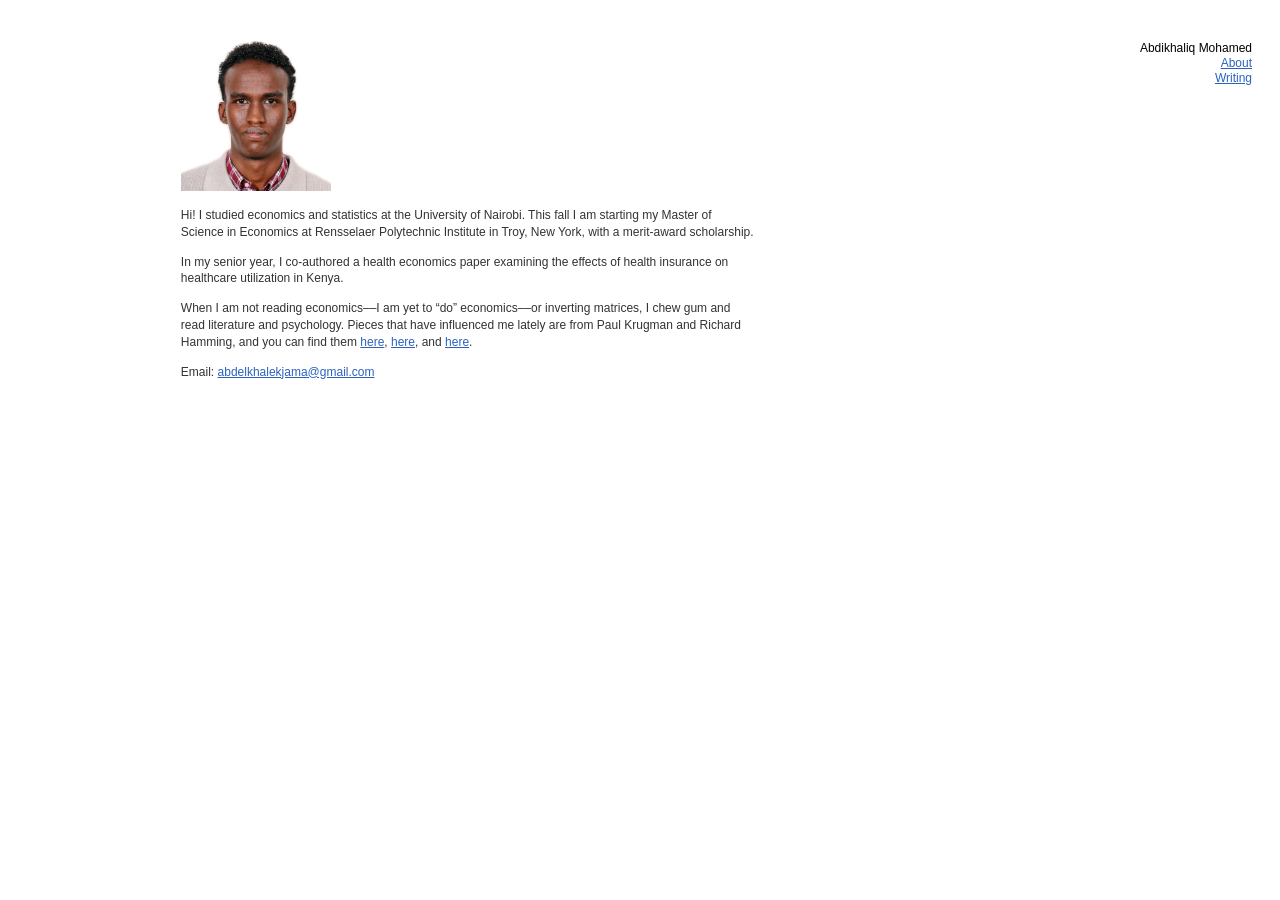
<file: index.html>
<!DOCTYPE html>
<html lang="en">
<head>
    <meta charset="UTF-8">
    <meta name="viewport" content="width=device-width, initial-scale=1.0">
    <title>Abdikhaliq Mohamed</title>

    <style>
        body {
            margin: 0;
            background: #fff;
            color: #333;
            font-family: Helvetica, Arial, sans-serif;
            font-size: 12px;
            line-height: 1.4;
        }

        a {
            color: #2b62c0;
        }

        a:hover {
            color: #0f3a8a;
        }

        /* Name and menu, top right */

       
/* Navigation: identical across all pages */

.menu {
    position: absolute;
    top: 41px;
    right: 28px;
    text-align: right;
    line-height: 1.25;
}

.menu span {
    display: block;
    color: #000;
}

.menu a {
    display: block;
}

/* Mobile navigation */

@media (max-width: 760px) {
    .menu {
        position: static;
        text-align: left;
        padding: 20px 20px 0;
        line-height: 1.25;
    }

    .menu span {
        margin-bottom: 0;
    }

    .menu a {
        display: block;
    }
}

        /* Main content column */

        main {
            margin-left: 14.13vw;
            width: 575px;
            padding-top: 41px;
            padding-bottom: 80px;
        }

        /* Profile photograph */

        .photo {
            width: 150px;
            height: 150px;
            margin-bottom: 16px;
            overflow: hidden;
        }

        .photo img {
            display: block;
            width: 150px;
            height: 150px;
            object-fit: cover;
            object-position: center 25%;
        }

        p {
            margin: 13px 0;
        }

        /* Mobile layout */

        @media (max-width: 760px) {

            .menu {
                position: static;
                text-align: left;
                padding: 20px 20px 0;
            }

            main {
                margin: 0 20px;
                width: auto;
                padding-top: 25px;
            }

        }

    </style>
</head>

<body>

    <div class="menu">
    <span>Abdikhaliq Mohamed</span>
    <a href="index.html">About</a>
    <a href="blog.html">Writing</a>
    </div>

    <main>

        <div class="photo">
            <img src="profile.jpeg" alt="Abdikhaliq Mohamed">
        </div>

        <p>
            Hi! I studied economics and statistics at the University of Nairobi.
            This fall I am starting my Master of Science in Economics at
            Rensselaer Polytechnic Institute in Troy, New York, with a
            merit-award scholarship.
        </p>

        <p>
            In my senior year, I co-authored a health economics paper
            examining the effects of health insurance on healthcare
            utilization in Kenya.
        </p>

        <p>
            When I am not reading economics––I am yet to “do” economics––or inverting matrices, I chew gum
            and read literature and psychology. Pieces that have influenced
            me lately are from Paul Krugman and Richard Hamming, and you can
            find them
            <a href="https://www.princeton.edu/~pkrugman/incidents.html"
               target="_blank" rel="noopener">here</a>,
            <a href="https://www.cs.virginia.edu/~robins/YouAndYourResearch.html"
               target="_blank" rel="noopener">here</a>, and
            <a href="https://web.mit.edu/krugman/www/howiwork.html"
               target="_blank" rel="noopener">here</a>.
        </p>

        <p>
            Email:
            <a href="mailto:abdelkhalekjama@gmail.com">
                abdelkhalekjama@gmail.com
            </a>
        </p>

    </main>

</body>
</html>
</file>
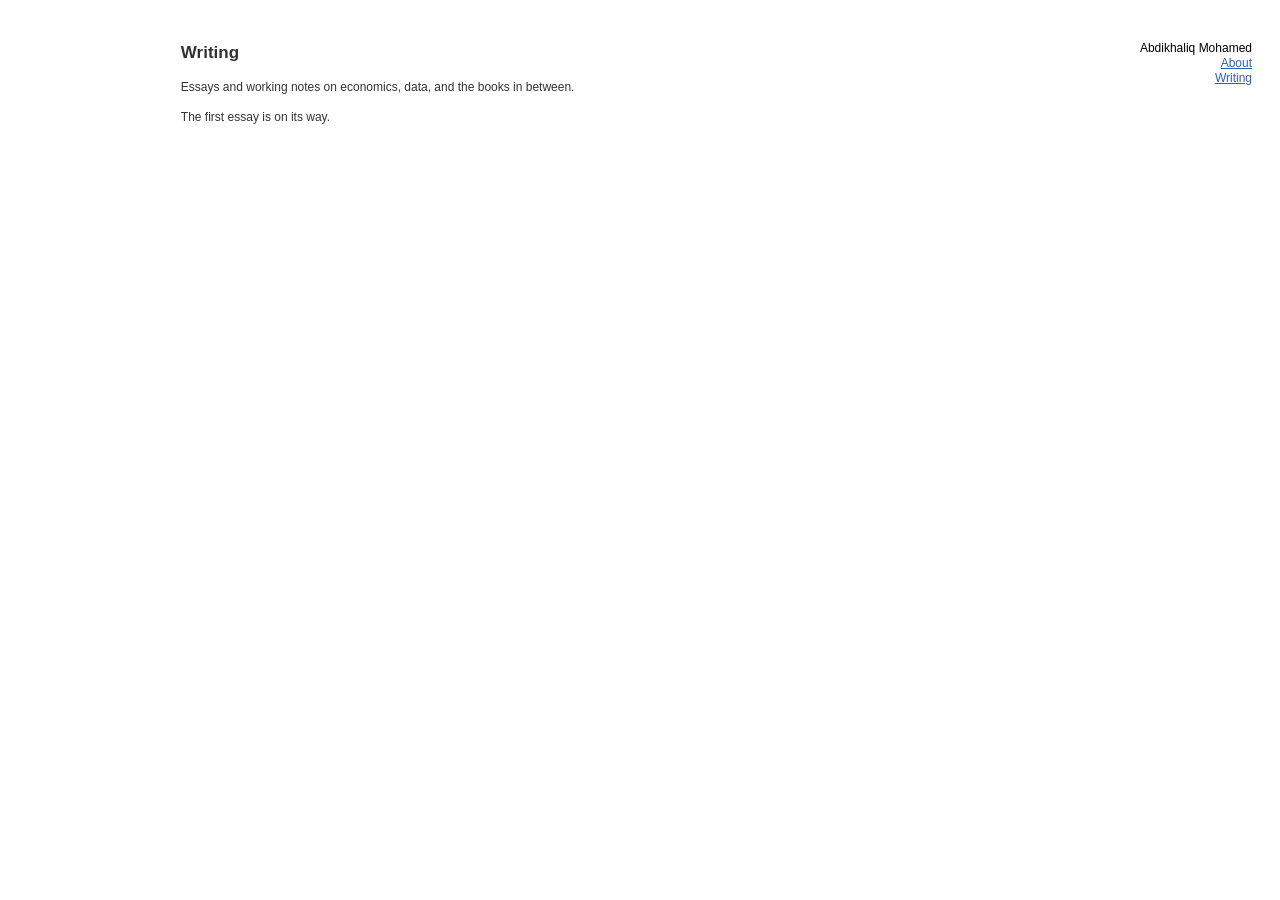
<file: blog.html>
<!DOCTYPE html>
<html lang="en">
<head>
    <meta charset="UTF-8">
    <meta name="viewport" content="width=device-width, initial-scale=1.0">

    <title>Writing | Abdikhaliq Mohamed</title>

    <style>
        body {
            margin: 0;
            background: #fff;
            color: #333;
            font-family: Helvetica, Arial, sans-serif;
            font-size: 12px;
            line-height: 1.4;
        }

        a {
            color: #2b62c0;
        }

        a:hover {
            color: #0f3a8a;
        }

        /* Navigation: identical across all pages */

        .menu {
            position: absolute;
            top: 41px;
            right: 28px;
            text-align: right;
            line-height: 1.25;
        }

        .menu span {
            display: block;
            color: #000;
        }

        .menu a {
            display: block;
        }

        /* Main content column */

        main {
            margin-left: 14.13vw;
            width: 575px;
            padding-top: 41px;
            padding-bottom: 80px;
        }

        h1 {
            margin: 0 0 14px;
            font-size: 17px;
            font-weight: 700;
        }

        main p {
            margin: 13px 0;
        }

        /* Published essays */

        ul.posts {
            margin: 0;
            padding-left: 24px;
        }

        ul.posts li {
            margin: 0 0 10px;
        }

        ul.posts .date {
            color: #777;
            font-size: 12px;
        }

        /* Mobile layout: identical across all pages */

        @media (max-width: 760px) {

            .menu {
                position: static;
                text-align: left;
                padding: 20px 20px 0;
                line-height: 1.25;
            }

            .menu span {
                margin-bottom: 0;
            }

            .menu a {
                display: block;
            }

            main {
                margin: 0 20px;
                width: auto;
                padding-top: 25px;
            }
        }

    </style>
</head>

<body>

    <!-- Navigation -->

    <div class="menu">
        <span>Abdikhaliq Mohamed</span>
        <a href="index.html">About</a>
        <a href="blog.html">Writing</a>
    </div>

    <!-- Writing section -->

    <main>

        <h1>Writing</h1>

        <p>
            Essays and working notes on economics, data,
            and the books in between.
        </p>

        <p>The first essay is on its way.</p>

        <!--
        When you publish your first essay, remove the
        paragraph above and uncomment the list below.

        <ul class="posts">
            <li>
                <a href="my-first-essay.html">Your post title</a>
                <span class="date">Nov 3, 2026</span>
            </li>
        </ul>
        -->

    </main>

</body>
</html>
</file>
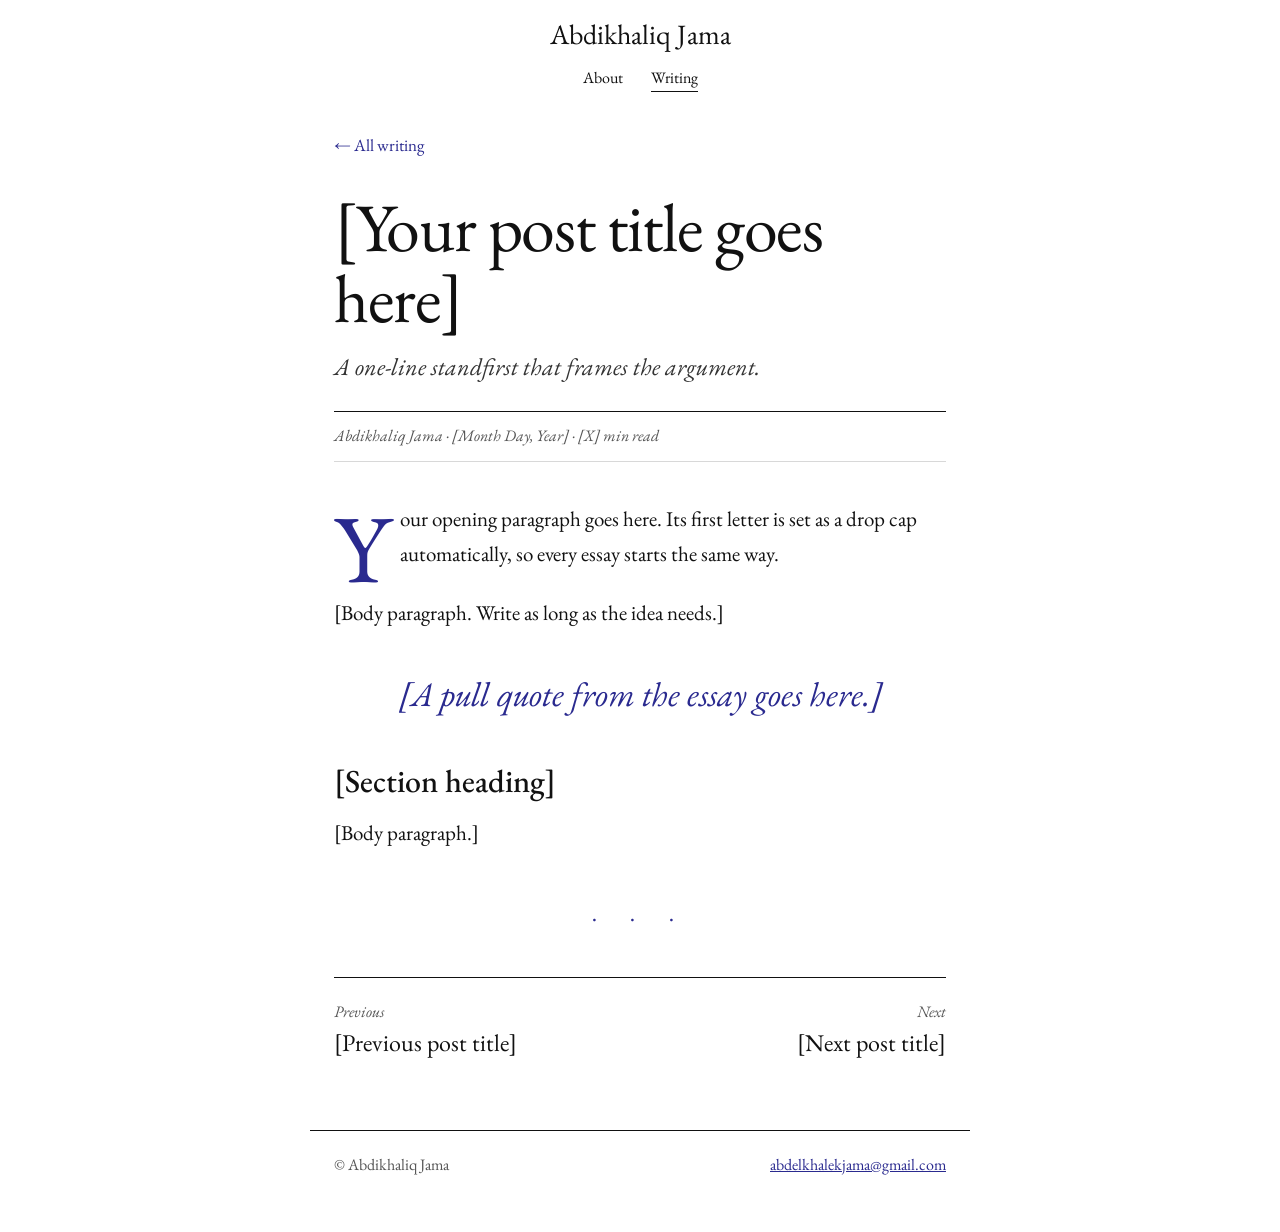
<file: post.html>
<!DOCTYPE html>
<html lang="en">
<head>
    <meta charset="UTF-8">
    <meta name="viewport" content="width=device-width, initial-scale=1.0">
    <title>[Post title] | Abdikhaliq Jama</title>
    <link href="https://fonts.googleapis.com/css2?family=EB+Garamond:ital,wght@0,400;0,500;0,700;1,400;1,700&display=swap" rel="stylesheet">
    <link rel="stylesheet" href="style.css">
        <link rel="icon" type="image/png" href="favicon.png">
</head>

<body class="blog">

    <div class="top">
        <h1><a href="index.html">Abdikhaliq Jama</a></h1>
        <nav class="nav" aria-label="Main">
            <a href="index.html">About</a>
            <a href="blog.html" aria-current="page">Writing</a>
        </nav>
    </div>

    <main class="column">
        <a class="back" href="blog.html">&larr; All writing</a>

        <article>
            <h2 class="post-title">[Your post title goes here]</h2>
            <p class="standfirst">A one-line standfirst that frames the argument.</p>
            <div class="byline">Abdikhaliq Jama &middot; [Month Day, Year] &middot; [X] min read</div>

            <div class="prose">
                <p>Your opening paragraph goes here. Its first letter is set as a drop cap automatically, so every essay starts the same way.</p>
                <p>[Body paragraph. Write as long as the idea needs.]</p>

                <blockquote>[A pull quote from the essay goes here.]</blockquote>

                <h2>[Section heading]</h2>
                <p>[Body paragraph.]</p>
            </div>

            <p class="end-mark" aria-hidden="true">&middot; &middot; &middot;</p>

            <nav class="pager" aria-label="More posts">
                <a class="prev" href="post.html"><small>Previous</small>[Previous post title]</a>
                <a class="next" href="post.html"><small>Next</small>[Next post title]</a>
            </nav>
        </article>
    </main>

    <footer class="site-footer">
        <span>&copy; Abdikhaliq Jama</span>
        <a href="mailto:abdelkhalekjama@gmail.com">abdelkhalekjama@gmail.com</a>
    </footer>

</body>
</html>
</file>
<file: style.css>
/* ---------- Shared ---------- */
:root {
  --ink: #111;
  --muted: #555;
  --rule: #d8d8d8;
  --link: #2a2a8f;
}

body {
  background-color: #ffffff;
  font-family: "EB Garamond", Garamond, "Times New Roman", serif;
  color: var(--ink);
  margin: 0;
  padding: 0;
  font-size: 17px;
  line-height: 1.15;
}

a { color: var(--link); }
a:focus-visible { outline: 2px solid var(--link); outline-offset: 3px; }

.top { text-align: center; padding-top: 4px; }
.top h1 { font-size: 28px; font-weight: 400; margin: 0 0 8px; }
.top h1 a { color: var(--ink); text-decoration: none; }

.nav { display: flex; justify-content: center; gap: 28px; }
.nav a {
  color: var(--ink);
  text-decoration: none;
  font-size: 16px;
  padding-bottom: 1px;
  border-bottom: 1px solid transparent;
}
.nav a:hover,
.nav a[aria-current="page"] { border-bottom-color: var(--ink); }

/* ---------- About page ---------- */
.intro {
  display: flex;
  justify-content: center;
  align-items: flex-start;
  gap: 40px;
  margin: 24px auto 40px;
  padding: 0 20px;
}
.profile-pic { width: 170px; height: auto; display: block; }
.intro-text { width: 360px; padding-top: 6px; }
.intro-text p { margin: 0 0 8px; }

@media (max-width: 800px) {
  .intro { flex-direction: column; align-items: center; gap: 16px; }
  .intro-text { padding-top: 0; width: 100%; max-width: 420px; }
}

/* ---------- Blog (index + posts) ---------- */
.blog { font-size: 20px; line-height: 1.6; }
.blog .top { padding-top: 12px; }

.column { max-width: 660px; margin: 0 auto; padding: 0 24px; box-sizing: border-box; }

.blog-head { padding: 72px 0 32px; }
.blog-head h2 {
  font-size: clamp(48px, 9vw, 88px);
  font-weight: 400;
  line-height: 1;
  letter-spacing: -0.02em;
  margin: 0 0 20px;
}
.blog-head p { margin: 0; font-size: 22px; line-height: 1.45; color: #333; font-style: italic; max-width: 520px; }

.filters { display: flex; flex-wrap: wrap; gap: 6px 22px; margin: 0 0 8px; padding: 14px 0; border-top: 1px solid var(--ink); border-bottom: 1px solid var(--rule); font-size: 17px; line-height: 1.3; }
.filters a { color: #333; text-decoration: none; }
.filters a[aria-current="true"] { color: var(--ink); font-weight: 700; }
.filters a:hover { color: var(--link); }

.year { font-size: 18px; font-style: italic; color: var(--link); margin: 40px 0 0; padding-bottom: 6px; border-bottom: 1px solid var(--ink); line-height: 1.3; }

.post-list { list-style: none; margin: 0; padding: 0; }
.post-list li { border-bottom: 1px solid var(--rule); }
.post-link { display: block; padding: 26px 0; text-decoration: none; color: var(--ink); }
.post-link h3 { font-size: 32px; font-weight: 400; line-height: 1.15; margin: 0 0 6px; letter-spacing: -0.01em; }
.post-link:hover h3 { color: var(--link); }
.post-link p { margin: 0 0 8px; font-size: 19px; line-height: 1.45; color: #333; }
.post-meta { font-size: 16px; line-height: 1.3; color: var(--muted); font-style: italic; }

/* Post page */
.back { display: inline-block; margin-top: 40px; font-size: 17px; text-decoration: none; }
.back:hover { text-decoration: underline; }

.post-title { font-size: clamp(40px, 8vw, 68px); font-weight: 400; line-height: 1.04; letter-spacing: -0.02em; margin: 32px 0 16px; }
.standfirst { font-size: 24px; line-height: 1.4; font-style: italic; color: #333; margin: 0 0 28px; }
.byline { padding: 14px 0; border-top: 1px solid var(--ink); border-bottom: 1px solid var(--rule); font-size: 16px; line-height: 1.3; color: var(--muted); font-style: italic; margin-bottom: 40px; }

.prose { font-size: 21px; line-height: 1.65; }
.prose p { margin: 0 0 24px; }
.prose > p:first-of-type::first-letter {
  float: left;
  font-size: 4.6em;
  line-height: 0.8;
  padding: 0.08em 0.1em 0 0;
  color: var(--link);
}
.prose h2 { font-size: 32px; font-weight: 500; line-height: 1.15; margin: 48px 0 16px; }
.prose blockquote { margin: 44px 0; padding: 0; font-size: 34px; line-height: 1.2; font-style: italic; color: var(--link); text-align: center; }
.prose a { text-underline-offset: 3px; }

.end-mark { margin: 48px 0 0; text-align: center; font-size: 24px; letter-spacing: 0.6em; color: var(--link); }

.pager { display: grid; grid-template-columns: 1fr 1fr; gap: 24px; margin-top: 40px; padding-top: 24px; border-top: 1px solid var(--ink); line-height: 1.3; }
.pager a { text-decoration: none; color: var(--ink); font-size: 24px; }
.pager a:hover { color: var(--link); }
.pager small { display: block; font-size: 16px; font-style: italic; color: var(--muted); margin-bottom: 4px; }
.pager .next { text-align: right; }

.site-footer { max-width: 660px; margin: 72px auto 0; padding: 24px 24px 56px; box-sizing: border-box; border-top: 1px solid var(--ink); display: flex; justify-content: space-between; flex-wrap: wrap; gap: 8px; font-size: 16px; line-height: 1.3; color: var(--muted); }

@media (max-width: 560px) {
  .blog-head { padding-top: 48px; }
  .post-link h3 { font-size: 28px; }
  .prose blockquote { font-size: 28px; }
  .pager a { font-size: 20px; }
}
</file>
